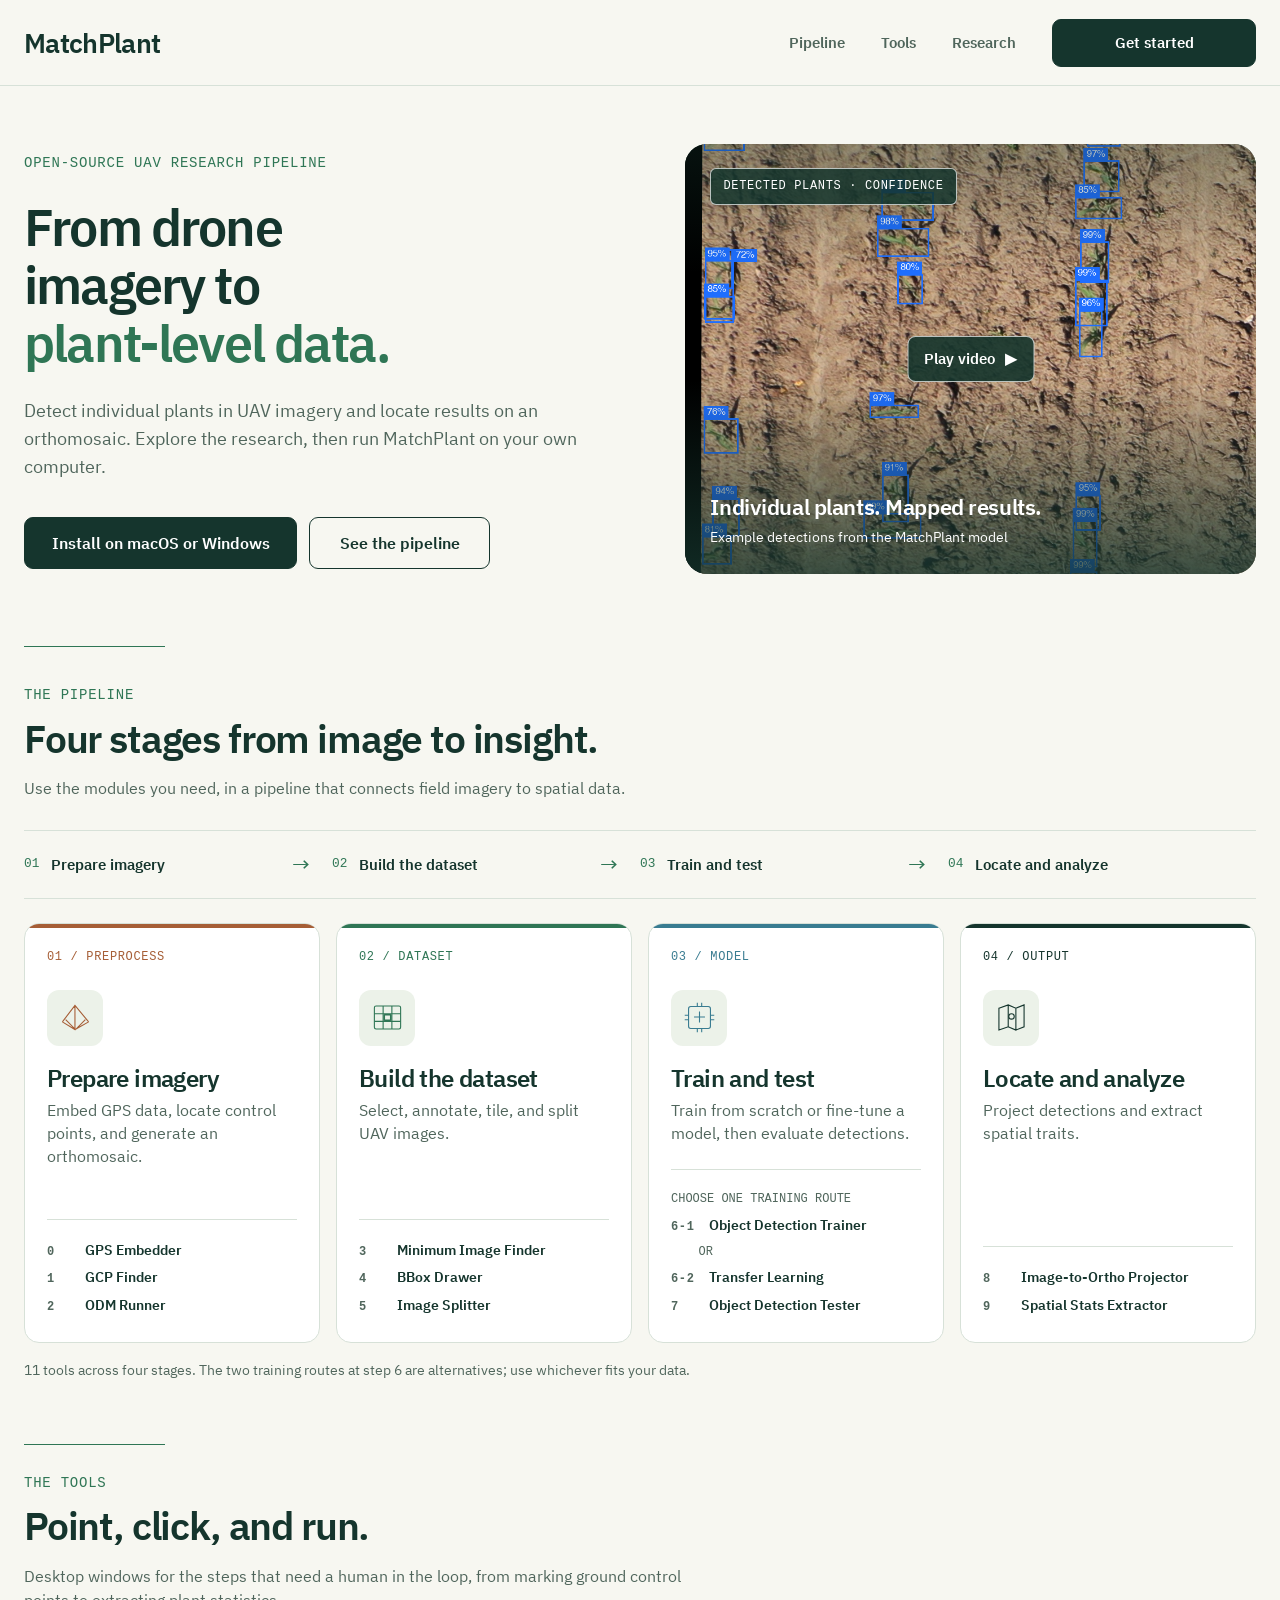
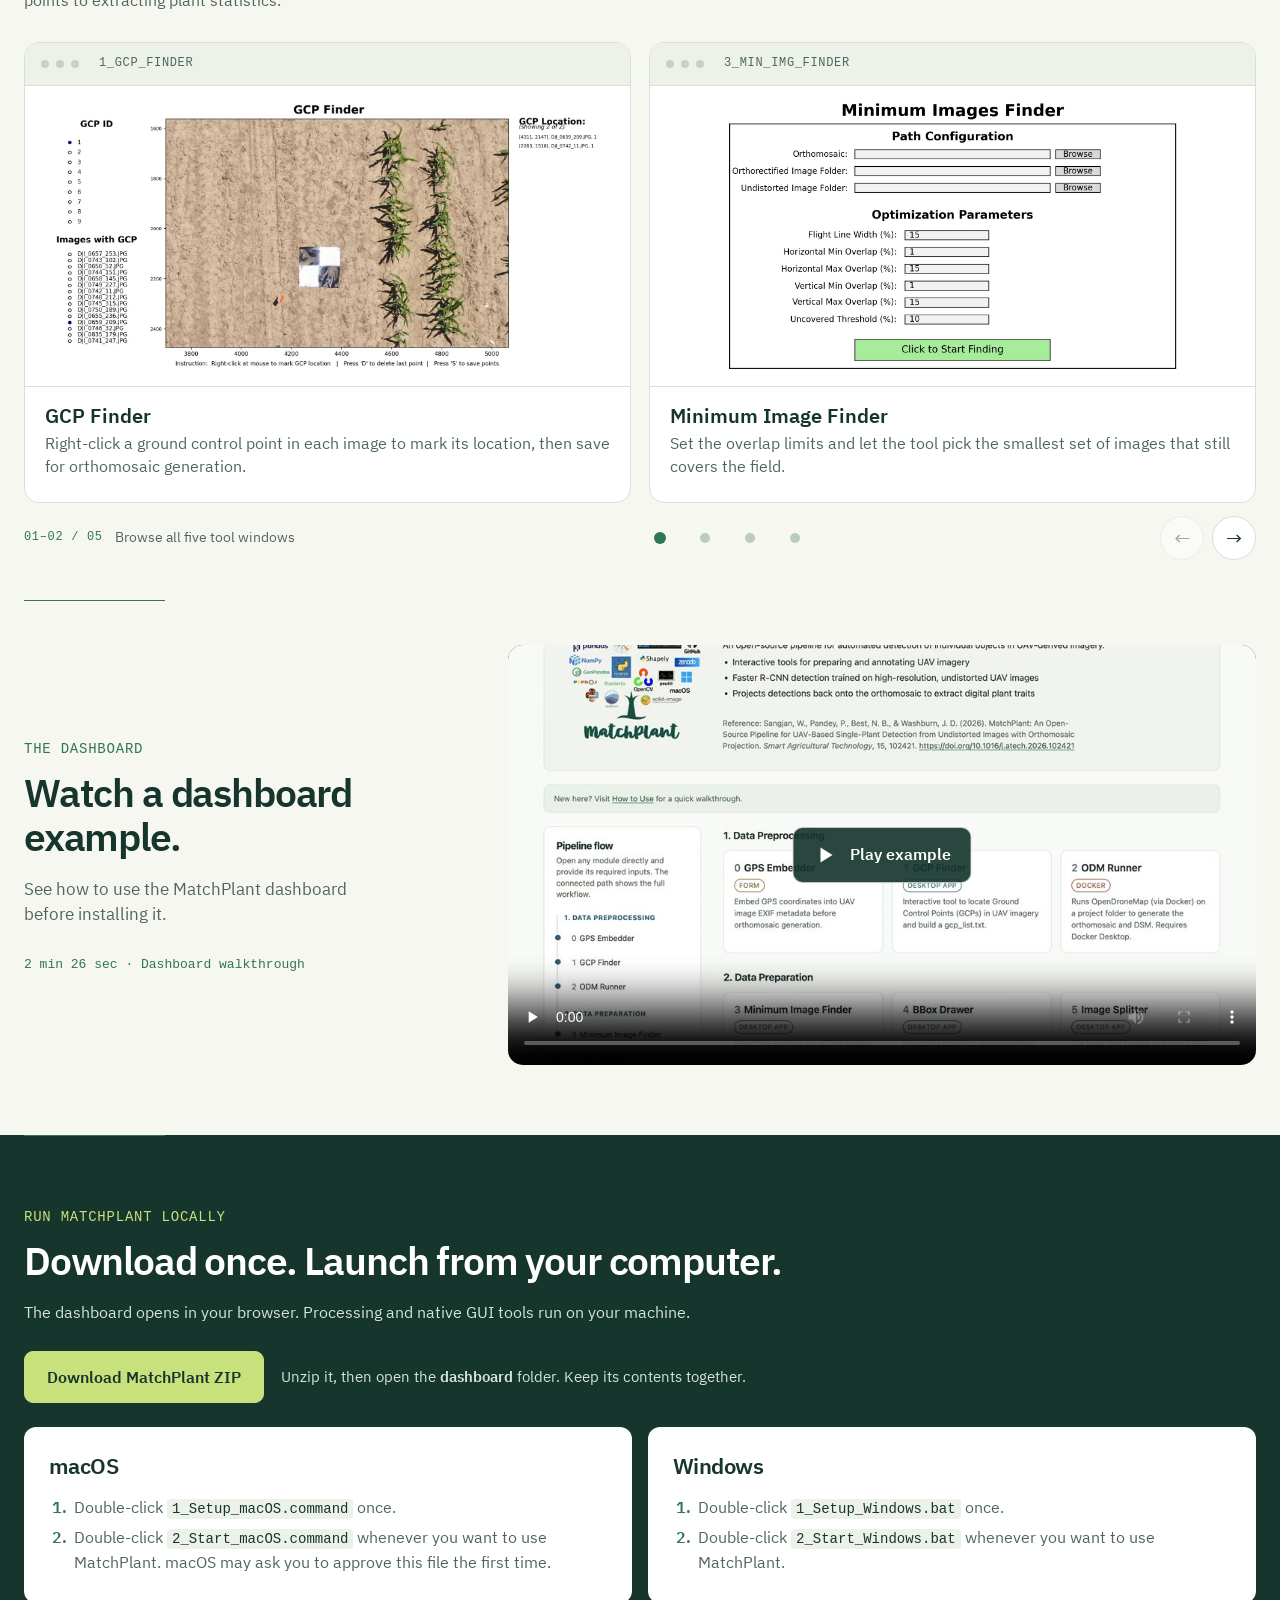
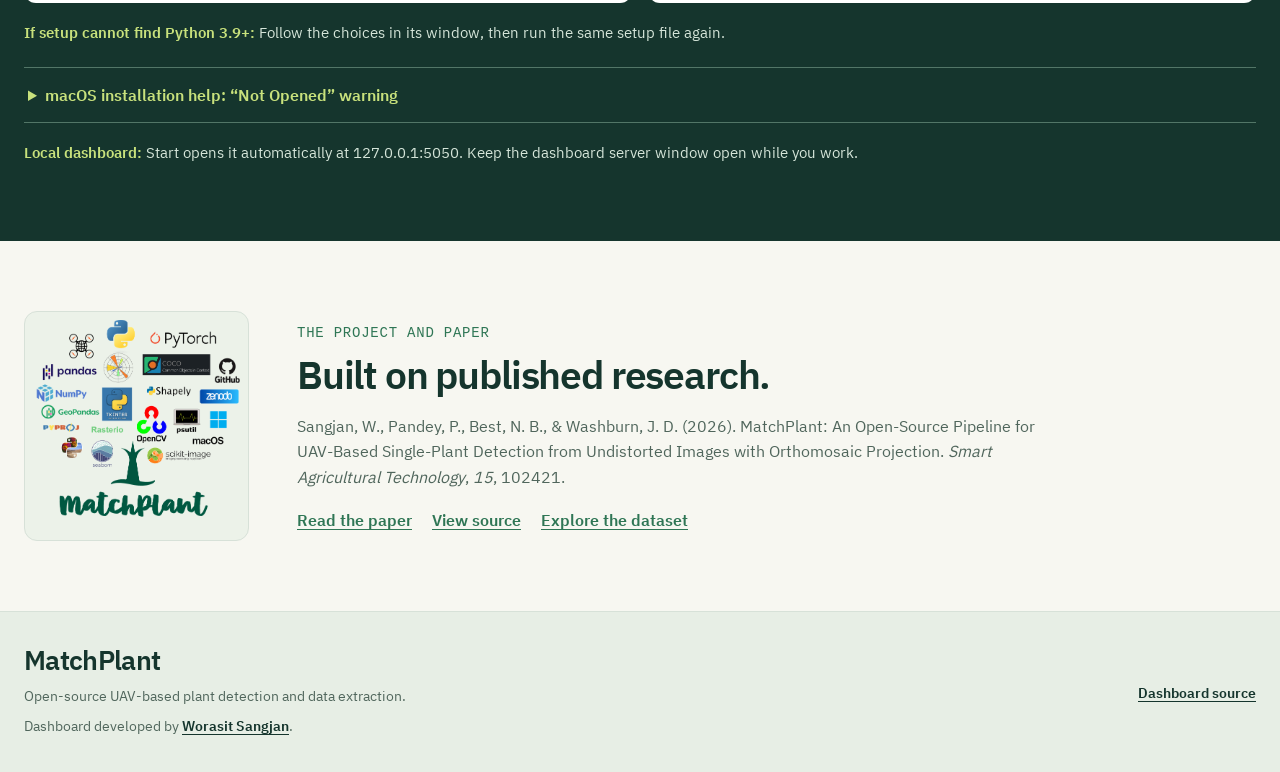
<file: index.html>
<!doctype html>
<html lang="en">
<head>
  <meta charset="utf-8">
  <meta name="viewport" content="width=device-width, initial-scale=1">
  <meta name="theme-color" content="#15352d">
  <title>MatchPlant | Open-Source UAV Pipeline for Single-Plant Detection</title>
  <meta name="description" content="Explore MatchPlant, an open-source UAV pipeline for plant detection and spatial analysis. Download and run the dashboard on your computer.">
  <link rel="canonical" href="https://matchplant-dashboard.github.io/">
  <meta property="og:type" content="website">
  <meta property="og:site_name" content="MatchPlant">
  <meta property="og:url" content="https://matchplant-dashboard.github.io/">
  <meta property="og:title" content="MatchPlant | Open-Source UAV Pipeline for Single-Plant Detection">
  <meta property="og:description" content="Explore MatchPlant, an open-source UAV pipeline for plant detection and spatial analysis. Download and run the dashboard on your computer.">
  <meta property="og:image" content="https://matchplant-dashboard.github.io/media/dashboard-walkthrough-poster.jpg">
  <meta name="twitter:card" content="summary_large_image">
  <meta name="twitter:image" content="https://matchplant-dashboard.github.io/media/dashboard-walkthrough-poster.jpg">
  <script type="application/ld+json">{"@context": "https://schema.org", "@type": "SoftwareApplication", "name": "MatchPlant", "url": "https://matchplant-dashboard.github.io/", "description": "Open-source UAV pipeline for single-plant detection from undistorted images with orthomosaic projection, plus a local dashboard of 11 tools for preparing imagery, building datasets, training detectors, and extracting spatial plant statistics.", "applicationCategory": "ScientificApplication", "operatingSystem": "macOS, Windows", "license": "https://opensource.org/licenses/MIT", "isAccessibleForFree": true, "image": "https://matchplant-dashboard.github.io/media/dashboard-walkthrough-poster.jpg", "codeRepository": "https://github.com/JacobWashburn-USDA/MatchPlant", "downloadUrl": "https://github.com/JacobWashburn-USDA/MatchPlant/archive/refs/heads/main.zip", "author": [{"@type": "Person", "name": "Worasit Sangjan"}, {"@type": "Person", "name": "P. Pandey"}, {"@type": "Person", "name": "N. B. Best"}, {"@type": "Person", "name": "J. D. Washburn"}], "citation": {"@type": "ScholarlyArticle", "name": "MatchPlant: An Open-Source Pipeline for UAV-Based Single-Plant Detection from Undistorted Images with Orthomosaic Projection", "isPartOf": {"@type": "Periodical", "name": "Smart Agricultural Technology"}, "datePublished": "2026", "url": "https://doi.org/10.1016/j.atech.2026.102421"}, "keywords": ["UAV", "plant detection", "orthomosaic", "plant phenotyping", "precision agriculture", "open source"]}</script>
  <link rel="preload" href="media/fonts/IBMPlexSans-Regular.ttf" as="font" type="font/ttf" crossorigin>
  <link rel="preload" href="media/fonts/IBMPlexSans-SemiBold.ttf" as="font" type="font/ttf" crossorigin>
  <link rel="stylesheet" href="styles.css">
</head>
<body>
  <header class="site-header"><div class="wrap nav"><a class="brand" href="#top">MatchPlant</a><nav class="nav-links" aria-label="Main navigation"><a href="#pipeline">Pipeline</a><a href="#tools">Tools</a><a href="#research">Research</a><a class="button" href="#get-started">Get started</a></nav></div></header>
  <main id="top">
    <section class="wrap hero"><div><span class="eyebrow">Open-source UAV research pipeline</span><h1>From drone<br>imagery to<br><em>plant-level data.</em></h1><p>Detect individual plants in UAV imagery and locate results on an orthomosaic. Explore the research, then run MatchPlant on your own computer.</p><div class="hero-actions"><a class="button" href="#get-started">Install on macOS or Windows</a><a class="button alt" href="#pipeline">See the pipeline</a></div></div><div class="hero-visual"><video class="hero-photo" src="media/detections.mp4" poster="media/detections-poster.png" autoplay muted loop playsinline preload="auto" aria-label="MatchPlant detecting individual maize plants in UAV image tiles, each box labeled with a confidence score"></video><button class="video-play" type="button" hidden aria-label="Play detection video">Play video <span aria-hidden="true">▶</span></button><div class="visual-top"><span class="visual-pill mono">Detected plants · confidence</span></div><div class="visual-bottom"><div><strong>Individual plants. Mapped results.</strong><br><span>Example detections from the MatchPlant model</span></div></div></div></section>
    <section class="section wrap" id="pipeline"><div class="section-head"><div><span class="eyebrow">The pipeline</span><h2>Four stages from image to insight.</h2></div><p>Use the modules you need, in a pipeline that connects field imagery to spatial data.</p></div><ol class="process-flow" aria-label="Four pipeline stages"><li><span class="flow-number">01</span>Prepare imagery</li><li><span class="flow-number">02</span>Build the dataset</li><li><span class="flow-number">03</span>Train and test</li><li><span class="flow-number">04</span>Locate and analyze</li></ol><div class="stage-grid"><article class="stage"><span class="stage-number mono">01 / Preprocess</span><div class="stage-icon"><svg viewBox="0 0 64 64" aria-hidden="true"><path d="M8 40 31 10l25 30M14 36l18 18 18-18M31 10v44M8 40l23 14 25-14"/></svg></div><h3>Prepare imagery</h3><p>Embed GPS data, locate control points, and generate an orthomosaic.</p><ol class="stage-mods"><li><span class="mod-num mono">0</span>GPS Embedder</li><li><span class="mod-num mono">1</span>GCP Finder</li><li><span class="mod-num mono">2</span>ODM Runner</li></ol></article><article class="stage"><span class="stage-number mono">02 / Dataset</span><div class="stage-icon"><svg viewBox="0 0 64 64" aria-hidden="true"><rect x="8" y="11" width="48" height="42" rx="3"/><path d="M24 11v42M40 11v42M8 25h48M8 39h48"/><rect x="26" y="27" width="12" height="10" rx="1" stroke-width="3"/></svg></div><h3>Build the dataset</h3><p>Select, annotate, tile, and split UAV images.</p><ol class="stage-mods"><li><span class="mod-num mono">3</span>Minimum Image Finder</li><li><span class="mod-num mono">4</span>BBox Drawer</li><li><span class="mod-num mono">5</span>Image Splitter</li></ol></article><article class="stage"><span class="stage-number mono">03 / Model</span><div class="stage-icon"><svg viewBox="0 0 64 64" aria-hidden="true"><rect x="12" y="12" width="40" height="40" rx="4"/><path d="M22 31h20M32 21v20M12 28H5M12 36H5M59 28h-7M59 36h-7M28 12V5M36 12V5M28 59v-7M36 59v-7"/></svg></div><h3>Train and test</h3><p>Train from scratch or fine-tune a model, then evaluate detections.</p><ol class="stage-mods"><li class="mod-note">Choose one training route</li><li><span class="mod-num mono">6-1</span>Object Detection Trainer</li><li class="mod-or">or</li><li><span class="mod-num mono">6-2</span>Transfer Learning</li><li><span class="mod-num mono">7</span>Object Detection Tester</li></ol></article><article class="stage"><span class="stage-number mono">04 / Output</span><div class="stage-icon"><svg viewBox="0 0 64 64" aria-hidden="true"><path d="M9 15 26 9l14 6 15-6v40l-15 6-14-6-17 6zM26 9v40M40 15v40"/><circle cx="32" cy="30" r="5"/></svg></div><h3>Locate and analyze</h3><p>Project detections and extract spatial traits.</p><ol class="stage-mods"><li><span class="mod-num mono">8</span>Image-to-Ortho Projector</li><li><span class="mod-num mono">9</span>Spatial Stats Extractor</li></ol></article></div><p class="stage-note">11 tools across four stages. The two training routes at step 6 are alternatives; use whichever fits your data.</p></section>
    <section class="wrap tools" id="tools"><div class="section-head"><div><span class="eyebrow">The tools</span><h2>Point, click, and run.</h2></div><p>Desktop windows for the steps that need a human in the loop, from marking ground control points to extracting plant statistics.</p></div><div class="slider" aria-roledescription="carousel" aria-label="MatchPlant tool windows"><div class="slides" tabindex="0"><figure class="tool" id="tool-0" role="group" aria-roledescription="slide" aria-label="1 of 5"><div class="tool-bar" aria-hidden="true"><i></i><i></i><i></i><span class="mono">1_gcp_finder</span></div><div class="tool-shot"><img src="media/gui-gcp-finder.jpg" alt="GCP Finder window with a checkerboard ground control point in a maize field image" loading="lazy"></div><figcaption><strong>GCP Finder</strong><span>Right-click a ground control point in each image to mark its location, then save for orthomosaic generation.</span></figcaption></figure><figure class="tool" id="tool-1" role="group" aria-roledescription="slide" aria-label="2 of 5"><div class="tool-bar" aria-hidden="true"><i></i><i></i><i></i><span class="mono">3_min_img_finder</span></div><div class="tool-shot"><img src="media/gui-min-images.jpg" alt="Minimum Images Finder window with path and optimization settings" loading="lazy"></div><figcaption><strong>Minimum Image Finder</strong><span>Set the overlap limits and let the tool pick the smallest set of images that still covers the field.</span></figcaption></figure><figure class="tool" id="tool-2" role="group" aria-roledescription="slide" aria-label="3 of 5"><div class="tool-bar" aria-hidden="true"><i></i><i></i><i></i><span class="mono">4_bbox_drawer</span></div><div class="tool-shot"><img src="media/gui-bbox-drawer.jpg" alt="Boundary Box Drawing Tool window with image folder, output format and category fields" loading="lazy"></div><figcaption><strong>BBox Drawer</strong><span>Choose a folder, set up to five categories and an output format (COCO or YOLO), then draw bounding boxes by hand.</span></figcaption></figure><figure class="tool" id="tool-3" role="group" aria-roledescription="slide" aria-label="4 of 5"><div class="tool-bar" aria-hidden="true"><i></i><i></i><i></i><span class="mono">5_img_splitter</span></div><div class="tool-shot"><img src="media/gui-img-splitter.jpg" alt="Image Annotation Configuration window with split and tile settings" loading="lazy"></div><figcaption><strong>Image Splitter</strong><span>Tile large images and split them into training, validation and test sets with matching annotations.</span></figcaption></figure><figure class="tool" id="tool-4" role="group" aria-roledescription="slide" aria-label="5 of 5"><div class="tool-bar" aria-hidden="true"><i></i><i></i><i></i><span class="mono">9_spatial_stats_extractor</span></div><div class="tool-shot"><img src="media/gui-spatial-stats.jpg" alt="Spatial Statistics Extractor window with settings and a preview of detected plant boxes over a canopy height model" loading="lazy"></div><figcaption><strong>Spatial Stats Extractor</strong><span>Choose a detections file and a raster such as a canopy height model, pick statistics, and export per-plant results.</span></figcaption></figure></div><div class="slider-ctl"><div class="slider-status"><span class="slider-count mono"></span><span>Browse all five tool windows</span></div><div class="slider-dots"><button type="button" aria-label="Show tool 1"></button><button type="button" aria-label="Show tool 2"></button><button type="button" aria-label="Show tool 3"></button><button type="button" aria-label="Show tool 4"></button><button type="button" aria-label="Show tool 5"></button></div><div class="slider-arrows"><button type="button" class="prev" aria-label="Previous tool">&larr;</button><button type="button" class="next" aria-label="Next tool">&rarr;</button></div></div></div></section>
    <section class="walkthrough" aria-labelledby="walkthrough-title"><div class="wrap walkthrough-grid">
      <div class="walkthrough-copy"><span class="eyebrow">The dashboard</span><h2 id="walkthrough-title">Watch a dashboard example.</h2><p>See how to use the MatchPlant dashboard before installing it.</p><span class="walkthrough-duration">2 min 26 sec · Dashboard walkthrough</span></div>
      <div class="walkthrough-player"><video class="walkthrough-video" controls playsinline preload="none" poster="media/dashboard-walkthrough-poster.jpg" aria-label="Example of using the MatchPlant dashboard"><source src="media/dashboard-walkthrough.mp4" type="video/mp4">Your browser does not support video playback. <a href="media/dashboard-walkthrough.mp4">Download the walkthrough video</a>.</video><button class="walkthrough-play" type="button" aria-label="Play dashboard example video" hidden><svg viewBox="0 0 24 24" width="24" height="24" aria-hidden="true"><path d="M7 4.5v15l12-7.5z" fill="currentColor"/></svg><span>Play example</span></button></div>
    </div></section>
    <section class="install" id="get-started"><div class="wrap">
      <div class="install-head"><div><span class="eyebrow">Run MatchPlant locally</span><h2>Download once. Launch from your computer.</h2></div><p>The dashboard opens in your browser. Processing and native GUI tools run on your machine.</p></div>
      <div class="download-row"><a class="button seed" href="https://github.com/JacobWashburn-USDA/MatchPlant/archive/refs/heads/main.zip">Download MatchPlant ZIP</a><span>Unzip it, then open the <strong>dashboard</strong> folder. Keep its contents together.</span></div>
      <div class="platforms">
        <div class="platform"><h3>macOS</h3><ol><li>Double-click <code>1_Setup_macOS.command</code> once.</li><li>Double-click <code>2_Start_macOS.command</code> whenever you want to use MatchPlant. macOS may ask you to approve this file the first time.</li></ol></div>
        <div class="platform"><h3>Windows</h3><ol><li>Double-click <code>1_Setup_Windows.bat</code> once.</li><li>Double-click <code>2_Start_Windows.bat</code> whenever you want to use MatchPlant.</li></ol></div>
      </div>
      <p class="local-note"><strong>If setup cannot find Python 3.9+:</strong> Follow the choices in its window, then run the same setup file again.</p>
      <details class="mac-help"><summary>macOS installation help: “Not Opened” warning</summary><div class="mac-help-content"><p>If macOS cannot verify <code>1_Setup_macOS.command</code> or <code>2_Start_macOS.command</code>, that file has not run. First confirm your download came from the <a href="https://github.com/JacobWashburn-USDA/MatchPlant">official MatchPlant repository</a>.</p><ol><li>Click <strong>Done</strong> in the warning.</li><li>Open <strong>System Settings → Privacy &amp; Security</strong> and scroll to <strong>Security</strong>.</li><li>Click <strong>Open Anyway</strong> for the file macOS blocked, then confirm <strong>Open</strong>.</li></ol><p>If <strong>Open Anyway</strong> is missing, double-click the blocked file again and return to Privacy &amp; Security. You may need to do this once for <code>1_Setup_macOS.command</code> and once for <code>2_Start_macOS.command</code>. <a href="https://support.apple.com/en-us/102445">See Apple’s instructions</a></p></div></details>
      <p class="local-note"><strong>Local dashboard:</strong> Start opens it automatically at 127.0.0.1:5050. Keep the dashboard server window open while you work.</p>
    </div></section>
    <section class="citation" id="research"><div class="wrap research-grid">
      <div class="project-logo"><img src="media/matchplant-logo.png" alt="Original MatchPlant project logo with its software ecosystem"></div>
      <div><span class="eyebrow">The project and paper</span><h2>Built on published research.</h2><p>Sangjan, W., Pandey, P., Best, N. B., &amp; Washburn, J. D. (2026). MatchPlant: An Open-Source Pipeline for UAV-Based Single-Plant Detection from Undistorted Images with Orthomosaic Projection. <em>Smart Agricultural Technology</em>, <em>15</em>, 102421.</p><div class="research-links"><a href="https://doi.org/10.1016/j.atech.2026.102421">Read the paper</a><a href="https://github.com/JacobWashburn-USDA/MatchPlant">View source</a><a href="https://zenodo.org/records/14856123">Explore the dataset</a></div></div>
    </div></section>
  </main>
  <footer class="site-footer"><div class="wrap footer-inner"><div><a class="brand" href="#top">MatchPlant</a><p>Open-source UAV-based plant detection and data extraction.</p><p class="footer-credit">Dashboard developed by <a href="https://worasitsangjan.github.io/">Worasit Sangjan</a>.</p></div><div class="footer-links"><a href="https://github.com/JacobWashburn-USDA/MatchPlant/tree/main/dashboard">Dashboard source</a></div></div></footer>
<script>
(function () {
  const slider = document.querySelector('.slider');
  if (!slider) return;

  const track = slider.querySelector('.slides');
  const slides = Array.from(track.children);
  const dots = Array.from(slider.querySelectorAll('.slider-dots button'));
  const previous = slider.querySelector('.prev');
  const next = slider.querySelector('.next');
  const count = slider.querySelector('.slider-count');
  const gap = () => parseFloat(getComputedStyle(track).columnGap) || 0;
  const step = () => slides[0].getBoundingClientRect().width + gap();
  const visibleCount = () => Math.max(1, Math.min(slides.length, Math.round((track.clientWidth + gap()) / step())));
  const maxIndex = () => Math.max(0, slides.length - visibleCount());
  const currentIndex = () => Math.min(maxIndex(), Math.round(track.scrollLeft / step()));
  const number = value => String(value).padStart(2, '0');

  function go(index) {
    track.scrollTo({ left: Math.max(0, Math.min(maxIndex(), index)) * step() });
  }

  function update() {
    const index = track.scrollLeft + track.clientWidth >= track.scrollWidth - 2 ? maxIndex() : currentIndex();
    const lastVisible = Math.min(slides.length, index + visibleCount());
    dots.forEach((dot, position) => {
      dot.hidden = position > maxIndex();
      dot.setAttribute('aria-current', String(position === index));
    });
    previous.disabled = index === 0;
    next.disabled = index === maxIndex();
    count.textContent = visibleCount() > 1
      ? `${number(index + 1)}–${number(lastVisible)} / ${number(slides.length)}`
      : `${number(index + 1)} / ${number(slides.length)}`;
  }

  previous.addEventListener('click', () => go(currentIndex() - 1));
  next.addEventListener('click', () => go(currentIndex() + 1));
  dots.forEach((dot, index) => dot.addEventListener('click', () => go(index)));
  track.addEventListener('scroll', () => requestAnimationFrame(update));
  track.addEventListener('keydown', event => {
    if (event.key === 'ArrowRight') { event.preventDefault(); go(currentIndex() + 1); }
    if (event.key === 'ArrowLeft') { event.preventDefault(); go(currentIndex() - 1); }
  });
  window.addEventListener('resize', update);
  update();
})();
</script>
<script src="app.js"></script>
</body>
</html>
</file>
<file: styles.css>
@font-face {
  font-family: "IBM Plex Sans";
  src: url("media/fonts/IBMPlexSans-Regular.ttf") format("truetype");
  font-style: normal;
  font-weight: 400;
  font-display: swap;
}

@font-face {
  font-family: "IBM Plex Sans";
  src: url("media/fonts/IBMPlexSans-SemiBold.ttf") format("truetype");
  font-style: normal;
  font-weight: 600;
  font-display: swap;
}

:root {
  --ink: #15352d;
  --body: #253b33;
  --muted: #50665c;
  --green: #2f7655;
  --seed: #c8e17c;
  --blue: #397c91;
  --clay: #a65e36;
  --paper: #f7f7f1;
  --pale: #ecf2e9;
  --line: #d7e1d8;
  --white: #fff;
  --font-body: "IBM Plex Sans", "Segoe UI", Arial, sans-serif;
  --font-data: ui-monospace, SFMono-Regular, Menlo, Consolas, monospace;
}

*, *::before, *::after { box-sizing: border-box; }
html { scroll-behavior: smooth; }
body { margin: 0; background: var(--paper); color: var(--body); font: 400 1rem/1.55 var(--font-body); }
button, a { font: inherit; }
a { color: inherit; }
a:focus-visible, button:focus-visible, .slides:focus-visible { outline: 3px solid var(--blue); outline-offset: 4px; }
::selection { color: var(--ink); background: var(--seed); }
h1, h2, h3, p { margin-top: 0; }
h1, h2, h3 { font-weight: 600; letter-spacing: -.025em; }
strong, b { font-weight: 600; }
.wrap { width: min(1256px, calc(100% - 48px)); margin-inline: auto; }
.eyebrow, .mono { font-family: var(--font-data); font-size: .75rem; line-height: 1.4; letter-spacing: .055em; text-transform: uppercase; }
.eyebrow { color: var(--green); font-size: .875rem; }
.mono { color: var(--muted); }

.site-header { border-bottom: 1px solid var(--line); }
.nav { min-height: 85px; display: flex; align-items: center; justify-content: space-between; gap: 24px; }
.brand { color: var(--ink); font-size: 1.7rem; font-weight: 600; line-height: 1; letter-spacing: -.025em; text-decoration: none; }
.nav-links { display: flex; align-items: center; gap: 36px; }
.nav-links > a:not(.button) { color: var(--muted); font-size: .95rem; font-weight: 600; text-decoration: none; text-underline-offset: 5px; }
.nav-links > a:not(.button):hover { color: var(--ink); text-decoration: underline; }
.button { display: inline-flex; align-items: center; justify-content: center; min-height: 52px; padding: 12px 22px; border: 1px solid var(--ink); border-radius: 9px; background: var(--ink); color: var(--white); font-size: 1rem; font-weight: 600; line-height: 1.25; text-align: center; text-decoration: none; transition: background-color .2s, transform .2s, border-color .2s; }
.button:hover { background: #285346; transform: translateY(-2px); }
.button.alt { background: transparent; color: var(--ink); }
.button.alt:hover { background: var(--pale); }
.button.seed { border-color: var(--seed); background: var(--seed); color: var(--ink); }
.button.seed:hover { background: #d9ed9d; border-color: #d9ed9d; }
.nav .button { min-width: 204px; min-height: 48px; font-size: .95rem; }

.hero { display: grid; grid-template-columns: minmax(0, 1fr) minmax(0, .93fr); align-items: center; gap: 48px; padding-block: 58px 72px; }
.hero h1 { max-width: 570px; margin: 24px 0 25px; color: var(--ink); font-size: clamp(3.1rem, 4.05vw, 3.625rem); line-height: 1.12; letter-spacing: -.035em; }
.hero h1 em { color: var(--green); font-style: normal; }
.hero p { max-width: 52ch; color: var(--muted); font-size: 1.125rem; line-height: 1.55; }
.hero-actions { display: flex; flex-wrap: wrap; gap: 12px; margin-top: 36px; }
.hero-actions .button:first-child { min-width: 273px; }
.hero-actions .button.alt { min-width: 181px; }
.hero-visual { position: relative; justify-self: end; width: 100%; max-width: 590px; height: 430px; overflow: hidden; border-radius: 22px; background: var(--ink); }
.hero-photo { position: absolute; inset: 0; width: 100%; height: 100%; object-fit: cover; }
.hero-visual::after { position: absolute; inset: 0; background: linear-gradient(180deg, #15352d55 0%, transparent 30%, transparent 55%, #15352dc9 100%); content: ""; pointer-events: none; }
.video-play { position: absolute; z-index: 2; top: 50%; left: 50%; display: inline-flex; align-items: center; gap: 10px; min-height: 46px; padding: 10px 16px; border: 1px solid #ffffffb0; border-radius: 8px; background: #15352de8; color: var(--white); font-size: .95rem; font-weight: 600; cursor: pointer; transform: translate(-50%, -50%); }
.video-play[hidden] { display: none; }
.video-play:hover { background: var(--ink); }
.visual-top, .visual-bottom { position: absolute; z-index: 1; left: 25px; right: 25px; color: var(--white); }
.visual-top { top: 24px; }
.visual-bottom { bottom: 25px; }
.visual-bottom strong { font-size: 1.35rem; font-weight: 600; letter-spacing: -.02em; }
.visual-bottom span { font-size: .9rem; }
.visual-pill { display: inline-block; padding: 9px 12px; border: 1px solid #ffffffb0; border-radius: 6px; background: #15352dd9; color: var(--white); }

.section-head { margin-bottom: 30px; }
.section-head h2, .install h2, .research-grid h2 { margin: 11px 0 0; color: var(--ink); font-size: clamp(2.25rem, 3.05vw, 2.75rem); line-height: 1.13; letter-spacing: -.03em; }
.section-head p { max-width: 70ch; margin: 15px 0 0; color: var(--muted); font-size: 1rem; line-height: 1.5; }
.section { padding-block: 35px 62px; }
main > section:not(.hero):not(.citation) { position: relative; }
main > section:not(.hero):not(.citation)::before { position: absolute; top: 0; width: clamp(112px, 11vw, 160px); height: 1px; background: var(--green); content: ""; }
main > section.wrap::before { left: 0; }
main > section:not(.wrap)::before { left: max(24px, calc((100% - 1256px) / 2)); }
main > .install::before { background: var(--seed); }

.process-flow { display: grid; grid-template-columns: repeat(4, minmax(0, 1fr)); gap: 0; margin: 0 0 24px; padding: 0; border-block: 1px solid var(--line); list-style: none; }
.process-flow li { position: relative; display: flex; align-items: center; gap: 12px; min-height: 67px; padding: 12px 20px 12px 0; color: var(--ink); font-size: .95rem; font-weight: 600; white-space: nowrap; }
.process-flow li::after { position: absolute; right: 22px; color: var(--green); content: "→"; font-size: 1.4rem; font-weight: 400; }
.process-flow li:last-child::after { display: none; }
.flow-number { color: var(--green); font: 400 .8rem/1 var(--font-data); }

.stage-grid { display: grid; grid-template-columns: repeat(4, minmax(0, 1fr)); gap: 16px; }
.stage { --stage-accent: var(--clay); position: relative; display: flex; flex-direction: column; min-height: 420px; overflow: hidden; padding: 25px 22px 22px; border: 1px solid var(--line); border-radius: 15px; background: var(--white); }
.stage::before { position: absolute; inset: 0 0 auto; height: 4px; border-radius: 14px 14px 0 0; background: var(--stage-accent); content: ""; }
.stage:nth-child(2) { --stage-accent: var(--green); }
.stage:nth-child(3) { --stage-accent: var(--blue); }
.stage:nth-child(4) { --stage-accent: var(--ink); }
.stage-number { color: var(--stage-accent); }
.stage-icon { display: grid; place-items: center; width: 56px; height: 56px; margin: 24px 0 18px; border-radius: 12px; background: var(--pale); color: var(--stage-accent); }
.stage-icon svg { width: 35px; height: 35px; fill: none; stroke: currentColor; stroke-width: 2; }
.stage h3 { margin: 0 0 6px; color: var(--ink); font-size: 1.5rem; line-height: 1.2; }
.stage p { margin: 0 0 21px; color: var(--muted); font-size: 1rem; line-height: 1.45; }
.stage-mods { margin: auto 0 0; padding: 17px 0 0; border-top: 1px solid var(--line); list-style: none; }
.stage-mods li { display: flex; align-items: baseline; gap: 10px; padding: 4px 0; color: var(--ink); font-size: .875rem; font-weight: 600; line-height: 1.4; }
.mod-num { flex: none; min-width: 2.3em; font-size: .75rem; }
.stage-mods .mod-note, .stage-mods .mod-or { display: block; color: var(--muted); font: 400 .75rem/1.4 var(--font-data); text-transform: uppercase; }
.stage-mods .mod-or { padding-left: 2.3em; }
.stage-note { margin: 17px 0 0; color: var(--muted); font-size: .875rem; }

.tools { padding-block: 25px 40px; }
.slides { display: flex; gap: 18px; overflow-x: auto; scroll-snap-type: x mandatory; scroll-behavior: smooth; scrollbar-width: thin; scrollbar-color: #a9c1ad transparent; -webkit-overflow-scrolling: touch; }
.tool { flex: 0 0 calc(50% - 9px); min-width: 0; margin: 0; overflow: hidden; border: 1px solid var(--line); border-radius: 15px; background: var(--white); scroll-snap-align: start; }
.tool-bar { display: flex; align-items: center; gap: 7px; min-height: 43px; padding: 10px 16px; border-bottom: 1px solid var(--line); background: var(--pale); }
.tool-bar i { width: 8px; height: 8px; border-radius: 50%; background: #c2d3c4; }
.tool-bar span { margin-left: 13px; }
.tool-shot { display: flex; align-items: center; justify-content: center; height: 300px; overflow: hidden; padding: 16px; background: var(--white); }
.tool-shot img { display: block; width: 100%; height: 100%; min-width: 0; min-height: 0; object-fit: contain; }
.tool figcaption { min-height: 116px; padding: 17px 20px 21px; border-top: 1px solid var(--line); }
.tool figcaption strong { display: block; margin-bottom: 4px; color: var(--ink); font-size: 1.25rem; font-weight: 600; line-height: 1.2; }
.tool figcaption span { display: block; color: var(--muted); font-size: 1rem; line-height: 1.45; }
.slider-ctl { display: flex; align-items: center; justify-content: space-between; gap: 16px; margin-top: 13px; }
.slider-status { display: flex; align-items: center; gap: 12px; color: var(--muted); font-size: .875rem; }
.slider-count { color: var(--green); white-space: nowrap; }
.slider-dots { display: flex; gap: 1px; }
.slider-dots button { display: grid; place-items: center; width: 44px; height: 44px; padding: 0; border: 0; background: transparent; cursor: pointer; }
.slider-dots button[hidden] { display: none; }
.slider-dots button::after { width: 10px; height: 10px; border-radius: 50%; background: #b8cdbb; content: ""; }
.slider-dots button[aria-current="true"]::after { background: var(--green); transform: scale(1.2); }
.slider-arrows { display: flex; gap: 8px; }
.slider-arrows button { display: grid; place-items: center; width: 44px; height: 44px; padding: 0; border: 1px solid var(--line); border-radius: 50%; background: var(--white); color: var(--ink); font-size: 1.25rem; cursor: pointer; }
.slider-arrows button:hover:not(:disabled) { background: var(--ink); color: var(--white); }
.slider-arrows button:disabled { opacity: .4; cursor: default; }

.walkthrough { padding-block: 45px 70px; background: var(--paper); }
.walkthrough-grid { display: grid; grid-template-columns: minmax(0, .72fr) minmax(0, 1.28fr); align-items: center; gap: clamp(32px, 5vw, 72px); }
.walkthrough-copy h2 { max-width: 15ch; margin: 11px 0 18px; color: var(--ink); font-size: clamp(2.25rem, 3.05vw, 2.75rem); line-height: 1.13; letter-spacing: -.03em; }
.walkthrough-copy p { max-width: 37ch; margin: 0 0 22px; color: var(--muted); font-size: 1.0625rem; line-height: 1.5; }
.walkthrough-duration { color: var(--green); font: .8125rem/1.4 var(--font-data); }
.walkthrough-player { position: relative; overflow: hidden; border-radius: 15px; background: var(--ink); }
.walkthrough-video { display: block; width: 100%; aspect-ratio: 16 / 9; background: var(--ink); color: var(--white); object-fit: contain; }
.walkthrough-play { position: absolute; top: 50%; left: 50%; display: inline-flex; align-items: center; gap: 12px; min-height: 56px; padding: 13px 20px; border: 1px solid #ffffffb0; border-radius: 10px; background: #15352de8; color: var(--white); font-weight: 600; cursor: pointer; transform: translate(-50%, -50%); white-space: nowrap; }
.walkthrough-play[hidden] { display: none; }
.walkthrough-play:hover { background: var(--ink); }

.install { padding-block: 68px 76px; background: var(--ink); color: var(--white); }
.install .eyebrow { color: var(--seed); }
.install-head { margin-bottom: 27px; }
.install h2 { max-width: 800px; color: var(--white); }
.install-head p { max-width: 70ch; margin: 17px 0 0; color: #d5e5d9; font-size: 1rem; line-height: 1.5; }
.download-row { display: flex; align-items: center; flex-wrap: wrap; gap: 17px; margin-bottom: 24px; }
.download-row span, .local-note { color: #d5e5d9; font-size: .95rem; }
.platforms { display: grid; grid-template-columns: 1fr 1fr; gap: 16px; }
.platform { padding: 22px 25px; border-radius: 12px; background: var(--white); color: var(--body); }
.platform h3 { margin: 0 0 11px; color: var(--ink); font-size: 1.4rem; }
.platform ol { margin: 0; padding-left: 22px; }
.platform li { margin: 6px 0; padding-left: 3px; color: var(--muted); font-size: 1rem; }
.platform li::marker { color: var(--green); font-weight: 600; }
.platform code { padding: 2px 5px; border-radius: 4px; background: var(--pale); color: var(--ink); font: .875em var(--font-data); overflow-wrap: anywhere; }
.mac-help { margin-top: 22px; border-block: 1px solid #527667; }
.mac-help summary { padding: 15px 4px; color: var(--seed); font-weight: 600; cursor: pointer; }
.mac-help summary:focus-visible { outline: 3px solid var(--seed); outline-offset: 3px; }
.mac-help-content { max-width: 75ch; padding: 0 4px 20px 20px; }
.mac-help p { margin: 0 0 11px; color: #d5e5d9; font-size: .95rem; line-height: 1.5; }
.mac-help p:last-child { margin-bottom: 0; }
.mac-help ol { margin: 0 0 12px; padding-left: 22px; }
.mac-help li { margin: 6px 0; padding-left: 3px; color: #d5e5d9; font-size: .95rem; }
.mac-help li::marker { color: var(--seed); font-weight: 600; }
.mac-help code { padding: 2px 5px; border-radius: 4px; background: #e2ebe0; color: var(--ink); font: .875em var(--font-data); overflow-wrap: anywhere; }
.mac-help strong { color: var(--white); }
.mac-help a { color: var(--seed); font-weight: 600; text-underline-offset: 3px; }
.local-note { margin: 18px 0 0; }
.local-note strong { color: var(--seed); }

.citation { padding-block: 70px; }
.research-grid { display: grid; grid-template-columns: 225px minmax(0, 1fr); align-items: center; gap: 48px; }
.project-logo { display: grid; place-items: center; width: 225px; height: 230px; padding: 8px; border: 1px solid var(--line); border-radius: 13px; background: var(--pale); }
.project-logo img { display: block; max-width: 100%; max-height: 100%; object-fit: contain; }
.research-grid h2 { margin-block: 10px 16px; }
.research-grid p { max-width: 75ch; margin-bottom: 18px; color: var(--muted); font-size: 1rem; line-height: 1.6; }
.research-links { display: flex; flex-wrap: wrap; gap: 20px; }
.research-links a { color: var(--green); font-size: 1rem; font-weight: 600; text-underline-offset: 3px; }
.site-footer { padding-block: 34px; border-top: 1px solid var(--line); background: #e7eee5; }
.footer-inner { display: flex; align-items: center; justify-content: space-between; gap: 30px; }
.footer-inner p { margin: 9px 0 0; color: var(--muted); font-size: .875rem; }
.footer-credit a { color: var(--ink); font-weight: 600; text-underline-offset: 3px; }
.footer-links a { color: var(--ink); font-size: .9rem; font-weight: 600; text-underline-offset: 3px; }

@media (max-width: 1080px) {
  .hero { gap: 30px; }
  .hero h1 { font-size: clamp(2.8rem, 5vw, 3.5rem); }
  .stage-grid { grid-template-columns: repeat(2, minmax(0, 1fr)); }
  .stage { min-height: 360px; }
  .process-flow { grid-template-columns: repeat(2, minmax(0, 1fr)); }
  .process-flow li:nth-child(2)::after { display: none; }
}

@media (max-width: 900px) {
  .hero { grid-template-columns: 1fr; }
  .hero-visual { justify-self: start; height: 400px; }
  .walkthrough-grid { grid-template-columns: 1fr; gap: 28px; }
  .walkthrough-copy h2, .walkthrough-copy p { max-width: 60ch; }
}

@media (max-width: 760px) {
  .wrap { width: min(600px, calc(100% - 44px)); }
  main > section:not(.wrap)::before { left: max(22px, calc((100% - 600px) / 2)); }
  .nav { min-height: 66px; }
  .brand { font-size: 1.45rem; }
  .nav-links > a:not(.button) { display: none; }
  .nav .button { min-width: 0; min-height: 42px; padding-inline: 15px; font-size: .875rem; }
  .hero { gap: 34px; padding-block: 42px 65px; }
  .hero h1 { margin-block: 26px 20px; font-size: clamp(2.25rem, 10.4vw, 2.8125rem); line-height: 1.13; }
  .hero p { font-size: 1rem; }
  .hero-actions { display: grid; grid-template-columns: 1fr; gap: 10px; margin-top: 30px; }
  .hero-actions .button:first-child, .hero-actions .button.alt { min-width: 0; }
  .hero-visual { height: min(78vw, 340px); min-height: 260px; border-radius: 17px; }
  .visual-top, .visual-bottom { left: 17px; right: 17px; }
  .visual-top { top: 17px; }
  .visual-bottom { bottom: 18px; }
  .visual-bottom strong { font-size: 1.1rem; }
  .visual-bottom span { font-size: .75rem; }
  .visual-pill { font-size: .7rem; }
  .section { padding-block: 35px 62px; }
  .section-head { margin-bottom: 24px; }
  .section-head h2, .install h2, .research-grid h2 { font-size: 2.125rem; }
  .process-flow { position: relative; display: block; margin: 27px 0 29px; padding-block: 3px; border: 0; }
  .process-flow::before { position: absolute; top: 18px; bottom: 18px; left: 13px; width: 2px; background: var(--line); content: ""; }
  .process-flow li { min-height: 50px; gap: 16px; padding: 4px 0; font-size: 1rem; }
  .process-flow li::after { display: none; }
  .process-flow .flow-number { position: relative; z-index: 1; display: grid; place-items: center; flex: none; width: 27px; height: 27px; border-radius: 50%; background: var(--clay); color: var(--white); font-size: .78rem; letter-spacing: 0; }
  .process-flow li:nth-child(2) .flow-number { background: var(--green); }
  .process-flow li:nth-child(3) .flow-number { background: var(--blue); }
  .process-flow li:nth-child(4) .flow-number { background: var(--ink); }
  .stage-grid { grid-template-columns: 1fr; gap: 12px; }
  .stage { min-height: 0; padding: 19px; }
  .stage-icon { display: none; }
  .stage h3 { margin-top: 17px; font-size: 1.4375rem; }
  .stage p { margin-bottom: 14px; }
  .stage-mods { margin-top: 0; padding-top: 12px; }
  .tools { padding-block: 18px 35px; }
  .tool { flex-basis: 100%; }
  .tool-shot { height: min(60vw, 270px); }
  .tool figcaption { min-height: 0; }
  .slider-ctl { flex-wrap: wrap; }
  .slider-status { flex-basis: 100%; }
  .walkthrough { padding-block: 38px 64px; }
  .walkthrough-copy h2 { max-width: 14ch; font-size: 2.125rem; }
  .install { padding-block: 60px 68px; }
  .install-head { margin-bottom: 27px; }
  .platforms { grid-template-columns: 1fr; gap: 13px; }
  .citation { padding-block: 60px; }
  .research-grid { grid-template-columns: 1fr; gap: 28px; }
  .project-logo { width: 170px; height: 175px; }
  .footer-inner { align-items: start; flex-direction: column; }
}

@media (max-width: 380px) {
  .wrap { width: calc(100% - 30px); }
  .hero h1 { font-size: 2.25rem; }
  .nav .button { font-size: .8rem; }
  .visual-bottom strong { font-size: 1rem; }
  .platform { padding: 20px; }
  .platform code { white-space: normal; overflow-wrap: anywhere; }
}

@media (prefers-reduced-motion: reduce) {
  html { scroll-behavior: auto; }
  .button { transition: none; }
  .slides { scroll-behavior: auto; }
}
</file>
